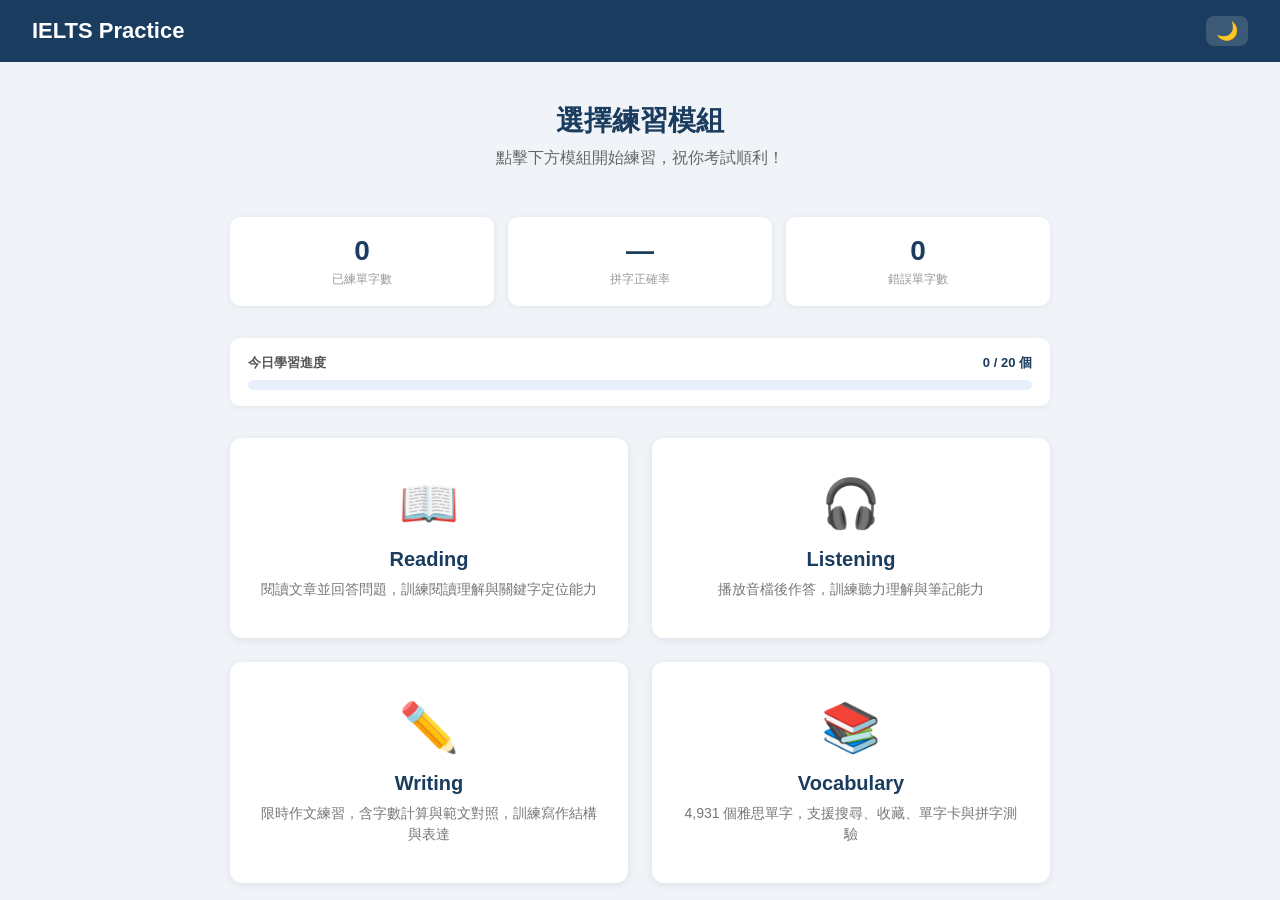
<file: index.html>
<!DOCTYPE html>
<html lang="zh-TW">
<head>
  <meta charset="UTF-8" />
  <meta name="viewport" content="width=device-width, initial-scale=1.0" />
  <title>IELTS Practice</title>
  <link rel="manifest" href="manifest.json" />
  <meta name="theme-color" content="#1a3c5e" />
  <meta name="apple-mobile-web-app-capable" content="yes" />
  <meta name="apple-mobile-web-app-status-bar-style" content="black-translucent" />
  <meta name="apple-mobile-web-app-title" content="IELTS" />
  <link rel="apple-touch-icon" href="icon-192.png" />
  <link rel="stylesheet" href="style.css" />
  <style>
    .stats-grid { display:grid; grid-template-columns:repeat(3,1fr); gap:14px; margin-bottom:32px; }
    .stat-card { background:white; border-radius:10px; padding:18px 16px; text-align:center; box-shadow:0 1px 6px rgba(0,0,0,0.07); }
    .stat-number { font-size:28px; font-weight:700; color:#1a3c5e; margin-bottom:4px; }
    .stat-label { font-size:12px; color:#999; }
    .daily-bar-wrap { background:white; border-radius:10px; padding:16px 18px; margin-bottom:32px; box-shadow:0 1px 6px rgba(0,0,0,0.07); }
    .daily-bar-header { display:flex; justify-content:space-between; font-size:13px; margin-bottom:8px; }
    .daily-bar-track { background:#e8f0fb; border-radius:8px; height:10px; overflow:hidden; }
    .daily-bar-fill { height:100%; background:#1a3c5e; border-radius:8px; transition:width 0.4s; }
    @media(max-width:500px){ .stats-grid{ grid-template-columns:1fr 1fr; } }
  </style>

  <script>
    // Dark mode
    (function(){
      const dark = localStorage.getItem('ielts_dark') === '1';
      if (dark) document.body.classList.add('dark');
    })();
    function toggleDark() {
      document.body.classList.toggle('dark');
      localStorage.setItem('ielts_dark', document.body.classList.contains('dark') ? '1' : '0');
      document.getElementById('dark-btn').textContent = document.body.classList.contains('dark') ? '☀️' : '🌙';
    }
  </script>
</head>
<body>
  <header>
    <h1>IELTS Practice</h1>
    <button id="dark-btn" onclick="toggleDark()" style="margin-left:auto;background:rgba(255,255,255,0.15);border:none;color:white;font-size:18px;cursor:pointer;padding:4px 10px;border-radius:8px;" title="深色模式">🌙</button>
  </header>

  <div class="container">
    <div class="hero">
      <h2>選擇練習模組</h2>
      <p>點擊下方模組開始練習，祝你考試順利！</p>
    </div>

    <!-- Stats -->
    <div class="stats-grid">
      <div class="stat-card">
        <div class="stat-number" id="stat-practiced">0</div>
        <div class="stat-label">已練單字數</div>
      </div>
      <div class="stat-card">
        <div class="stat-number" id="stat-accuracy">—</div>
        <div class="stat-label">拼字正確率</div>
      </div>
      <div class="stat-card">
        <div class="stat-number" id="stat-errors">0</div>
        <div class="stat-label">錯誤單字數</div>
      </div>
    </div>

    <!-- Daily goal -->
    <div class="daily-bar-wrap">
      <div class="daily-bar-header">
        <span style="font-weight:600;color:#555;">今日學習進度</span>
        <span id="daily-label" style="color:#1a3c5e;font-weight:700;"></span>
      </div>
      <div class="daily-bar-track">
        <div class="daily-bar-fill" id="daily-fill" style="width:0%;"></div>
      </div>
    </div>

    <div class="modules">
      <a href="reading.html" class="module-card">
        <div class="icon">📖</div>
        <h3>Reading</h3>
        <p>閱讀文章並回答問題，訓練閱讀理解與關鍵字定位能力</p>
      </a>
      <a href="listening.html" class="module-card">
        <div class="icon">🎧</div>
        <h3>Listening</h3>
        <p>播放音檔後作答，訓練聽力理解與筆記能力</p>
      </a>
      <a href="writing.html" class="module-card">
        <div class="icon">✏️</div>
        <h3>Writing</h3>
        <p>限時作文練習，含字數計算與範文對照，訓練寫作結構與表達</p>
      </a>
      <a href="vocabulary.html" class="module-card">
        <div class="icon">📚</div>
        <h3>Vocabulary</h3>
        <p>4,931 個雅思單字，支援搜尋、收藏、單字卡與拼字測驗</p>
      </a>
    </div>
  </div>

  <script>
    if ('serviceWorker' in navigator) {
      navigator.serviceWorker.register('./sw.js');
    }
  </script>
  <script>
    const todayKey = 'ielts_today_' + new Date().toISOString().slice(0,10);
    const todayCount = parseInt(localStorage.getItem(todayKey) || '0');
    const dailyGoal = parseInt(localStorage.getItem('ielts_daily_goal') || '20');
    const practiced = JSON.parse(localStorage.getItem('ielts_practiced') || '[]').length;
    const errors = JSON.parse(localStorage.getItem('ielts_errors') || '[]').length;

    // accuracy: practiced = correct, errors = wrong (some overlap but good estimate)
    const total = practiced + errors;
    const accuracy = total > 0 ? Math.round((practiced / total) * 100) + '%' : '—';

    document.getElementById('stat-practiced').textContent = practiced;
    document.getElementById('stat-accuracy').textContent = accuracy;
    document.getElementById('stat-errors').textContent = errors;

    const pct = Math.min(100, Math.round((todayCount / dailyGoal) * 100));
    document.getElementById('daily-fill').style.width = pct + '%';
    document.getElementById('daily-label').textContent =
      todayCount >= dailyGoal ? '🎉 今日達標！' : todayCount + ' / ' + dailyGoal + ' 個';
  </script>
</body>
</html>
</file>
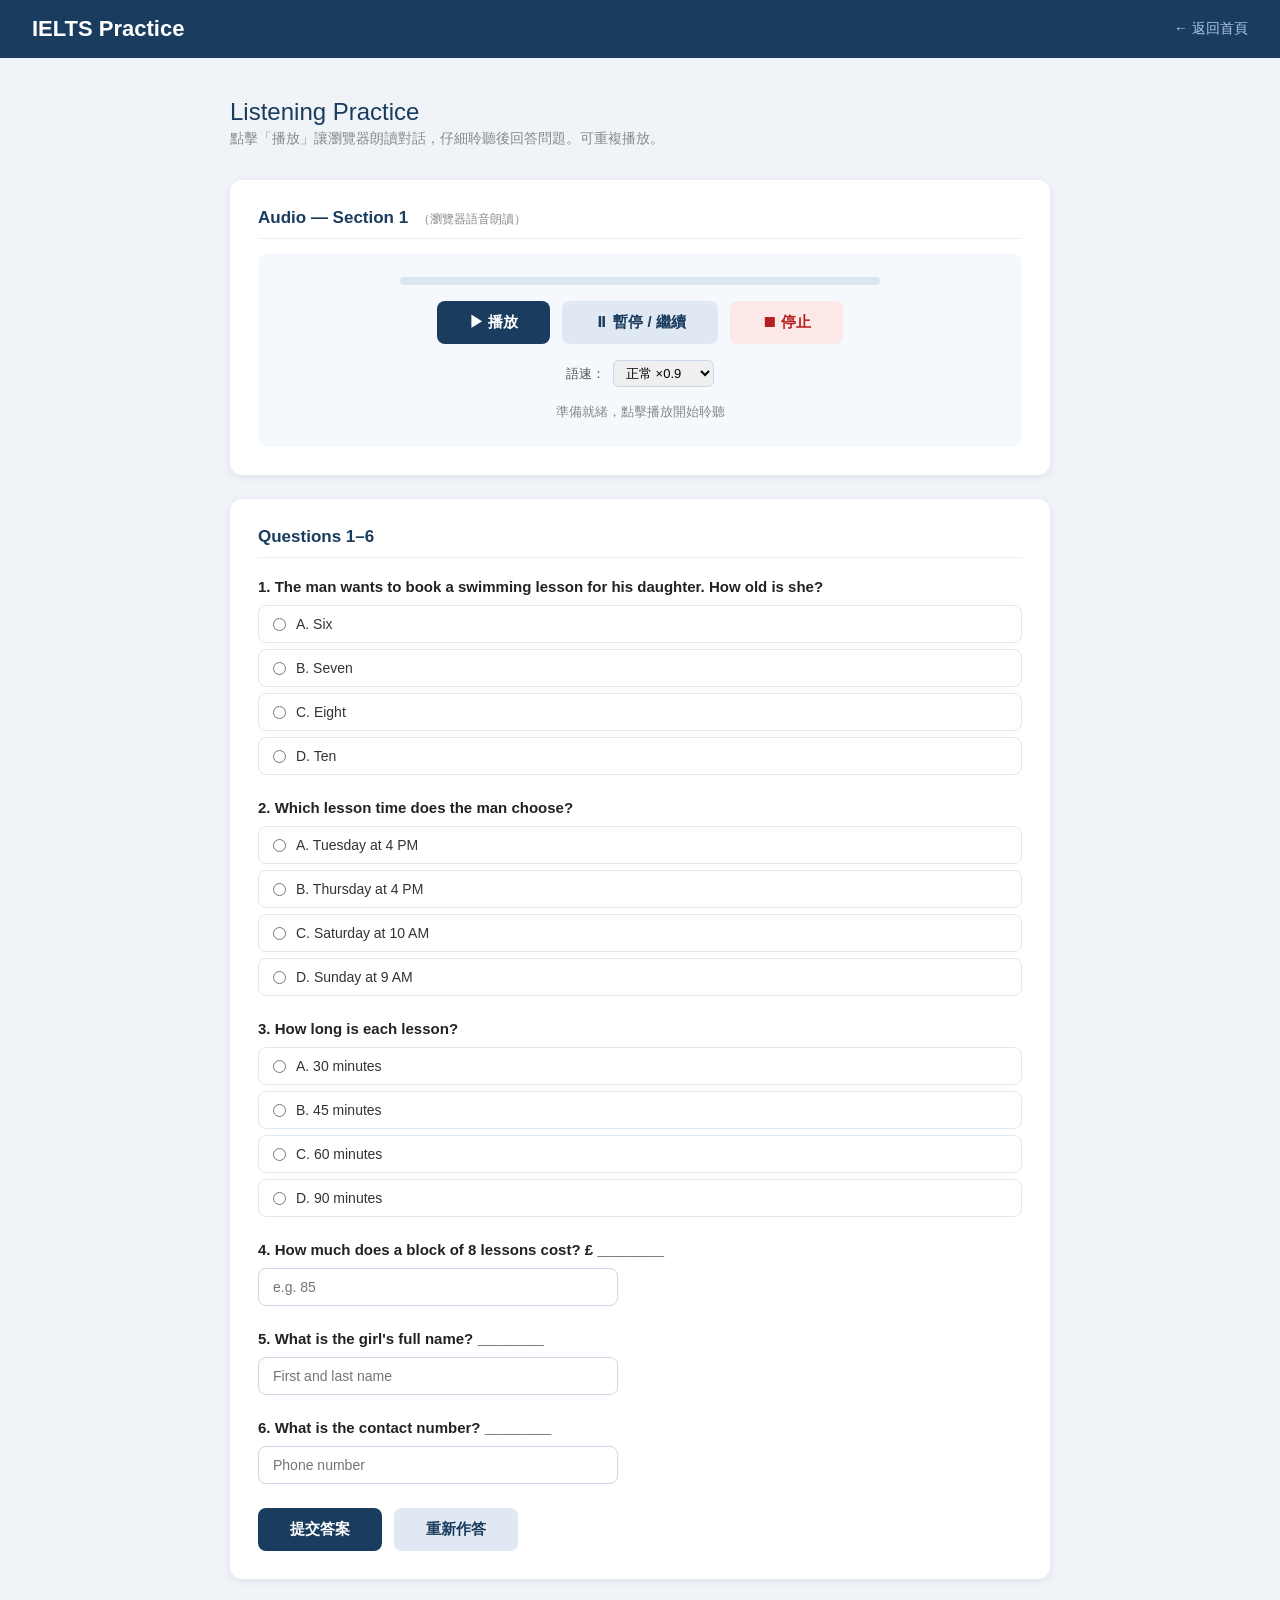
<file: listening.html>
<!DOCTYPE html>
<html lang="zh-TW">
<head>
  <meta charset="UTF-8" />
  <meta name="viewport" content="width=device-width, initial-scale=1.0" />
  <title>Listening — IELTS Practice</title>
  <link rel="manifest" href="manifest.json" />
  <meta name="theme-color" content="#1a3c5e" />
  <meta name="apple-mobile-web-app-capable" content="yes" />
  <meta name="apple-mobile-web-app-status-bar-style" content="black-translucent" />
  <meta name="apple-mobile-web-app-title" content="IELTS" />
  <link rel="apple-touch-icon" href="icon-192.png" />
  <link rel="stylesheet" href="style.css" />
  <style>
    .tts-player {
      background: #f5f8fc;
      border-radius: 10px;
      padding: 24px;
      display: flex;
      flex-direction: column;
      align-items: center;
      gap: 16px;
    }
    .tts-controls {
      display: flex;
      gap: 12px;
      flex-wrap: wrap;
      justify-content: center;
    }
    .tts-status {
      font-size: 13px;
      color: #888;
      min-height: 20px;
    }
    .progress-bar-wrap {
      width: 100%;
      max-width: 480px;
      background: #dce6f0;
      border-radius: 8px;
      height: 8px;
      overflow: hidden;
    }
    .progress-bar {
      height: 100%;
      background: #1a3c5e;
      border-radius: 8px;
      width: 0%;
      transition: width 0.4s;
    }
    .speed-wrap {
      display: flex;
      align-items: center;
      gap: 8px;
      font-size: 13px;
      color: #555;
    }
    .speed-wrap select {
      padding: 4px 8px;
      border: 1px solid #ccd8e8;
      border-radius: 6px;
      font-size: 13px;
      outline: none;
    }
    .btn-play  { background: #1a3c5e; color: white; }
    .btn-play:hover  { background: #14304d; }
    .btn-pause { background: #e0e8f4; color: #1a3c5e; }
    .btn-pause:hover { background: #c8d8ee; }
    .btn-stop  { background: #fde8e8; color: #b52020; }
    .btn-stop:hover  { background: #f8cccc; }
  </style>

  <script>
    // Dark mode
    (function(){
      const dark = localStorage.getItem('ielts_dark') === '1';
      if (dark) document.body.classList.add('dark');
    })();
    function toggleDark() {
      document.body.classList.toggle('dark');
      localStorage.setItem('ielts_dark', document.body.classList.contains('dark') ? '1' : '0');
      document.getElementById('dark-btn').textContent = document.body.classList.contains('dark') ? '☀️' : '🌙';
    }
  </script>
</head>
<body>
  <header>
    <h1>IELTS Practice</h1>
    <a href="index.html">← 返回首頁</a>
  </header>

  <div class="container">
    <div class="page-title">Listening Practice</div>
    <div class="page-subtitle">點擊「播放」讓瀏覽器朗讀對話，仔細聆聽後回答問題。可重複播放。</div>

    <!-- TTS Player -->
    <div class="card">
      <h2>Audio — Section 1 &nbsp;<span style="font-size:12px;color:#888;font-weight:400;">（瀏覽器語音朗讀）</span></h2>
      <div class="tts-player">
        <div class="progress-bar-wrap">
          <div class="progress-bar" id="progress-bar"></div>
        </div>
        <div class="tts-controls">
          <button class="btn btn-play" onclick="startSpeech()">▶ 播放</button>
          <button class="btn btn-pause" onclick="pauseSpeech()">⏸ 暫停 / 繼續</button>
          <button class="btn btn-stop" onclick="stopSpeech()">⏹ 停止</button>
        </div>
        <div class="speed-wrap">
          語速：
          <select id="speed-select">
            <option value="0.75">慢速 ×0.75</option>
            <option value="0.9" selected>正常 ×0.9</option>
            <option value="1.1">快速 ×1.1</option>
          </select>
        </div>
        <div class="tts-status" id="tts-status">準備就緒，點擊播放開始聆聽</div>
      </div>
    </div>

    <!-- Questions -->
    <div class="card questions-section">
      <h2>Questions 1–6</h2>

      <div class="question-block">
        <p>1. The man wants to book a swimming lesson for his daughter. How old is she?</p>
        <div class="options">
          <label><input type="radio" name="q1" value="A" /> A. Six</label>
          <label><input type="radio" name="q1" value="B" /> B. Seven</label>
          <label><input type="radio" name="q1" value="C" /> C. Eight</label>
          <label><input type="radio" name="q1" value="D" /> D. Ten</label>
        </div>
      </div>

      <div class="question-block">
        <p>2. Which lesson time does the man choose?</p>
        <div class="options">
          <label><input type="radio" name="q2" value="A" /> A. Tuesday at 4 PM</label>
          <label><input type="radio" name="q2" value="B" /> B. Thursday at 4 PM</label>
          <label><input type="radio" name="q2" value="C" /> C. Saturday at 10 AM</label>
          <label><input type="radio" name="q2" value="D" /> D. Sunday at 9 AM</label>
        </div>
      </div>

      <div class="question-block">
        <p>3. How long is each lesson?</p>
        <div class="options">
          <label><input type="radio" name="q3" value="A" /> A. 30 minutes</label>
          <label><input type="radio" name="q3" value="B" /> B. 45 minutes</label>
          <label><input type="radio" name="q3" value="C" /> C. 60 minutes</label>
          <label><input type="radio" name="q3" value="D" /> D. 90 minutes</label>
        </div>
      </div>

      <div class="question-block">
        <p>4. How much does a block of 8 lessons cost? £ ________</p>
        <input class="fill-input" type="text" id="q4-input" placeholder="e.g. 85" />
      </div>

      <div class="question-block">
        <p>5. What is the girl's full name? ________</p>
        <input class="fill-input" type="text" id="q5-input" placeholder="First and last name" />
      </div>

      <div class="question-block">
        <p>6. What is the contact number? ________</p>
        <input class="fill-input" type="text" id="q6-input" placeholder="Phone number" />
      </div>

      <div class="actions">
        <button class="btn btn-primary" onclick="submitAnswers()">提交答案</button>
        <button class="btn btn-secondary" onclick="resetAll()">重新作答</button>
      </div>
    </div>

    <!-- Result -->
    <div id="result-box">
      <div class="score-banner">
        <div class="score-number" id="score-display"></div>
        <div class="score-label">答對題數 / 共 6 題</div>
      </div>
      <div id="answer-list"></div>
    </div>
  </div>

  <script>
    // Dialogue split into sentences for progress tracking
    const lines = [
      "Good morning, City Sports Centre. How can I help you?",
      "Hello. I'd like to book a swimming lesson for my daughter. She's eight years old.",
      "Of course. We have beginner classes every Tuesday and Thursday at 4 PM, and Saturday morning at 10 AM. Each lesson is 45 minutes long.",
      "Saturday morning sounds good. How much does it cost?",
      "It's 12 pounds per lesson, or you can buy a block of 8 lessons for 85 pounds, which saves you some money.",
      "I'll go with the block booking then. What does she need to bring?",
      "Just a swimsuit, a towel, and goggles if she has them — though we do have spare goggles at the front desk. Oh, and could I take her name?",
      "Sure. Her name is Sophie — S, O, P, H, I, E — Parker.",
      "Perfect. And your contact number?",
      "It's 0, 7, 7, 4, 5, 8, 8, 2, 3, 1, 0.",
      "Great, Sophie Parker is booked for Saturday 10 AM, starting this weekend. We'll send a confirmation to your email.",
    ];

    let currentIndex = 0;
    let isSpeaking = false;

    const statusEl = document.getElementById('tts-status');
    const progressBar = document.getElementById('progress-bar');

    function speakLine(index) {
      if (index >= lines.length) {
        statusEl.textContent = '播放完畢';
        progressBar.style.width = '100%';
        isSpeaking = false;
        return;
      }

      const rate = parseFloat(document.getElementById('speed-select').value);
      const utter = new SpeechSynthesisUtterance(lines[index]);
      utter.lang = 'en-GB';
      utter.rate = rate;

      utter.onstart = () => {
        statusEl.textContent = `正在播放第 ${index + 1} / ${lines.length} 句...`;
        progressBar.style.width = `${Math.round(((index) / lines.length) * 100)}%`;
      };

      utter.onend = () => {
        currentIndex = index + 1;
        progressBar.style.width = `${Math.round(((index + 1) / lines.length) * 100)}%`;
        if (isSpeaking) speakLine(currentIndex);
      };

      utter.onerror = () => {
        statusEl.textContent = '朗讀發生錯誤，請重試';
        isSpeaking = false;
      };

      window.speechSynthesis.speak(utter);
    }

    function startSpeech() {
      if (window.speechSynthesis.paused) {
        window.speechSynthesis.resume();
        isSpeaking = true;
        statusEl.textContent = '繼續播放...';
        return;
      }
      window.speechSynthesis.cancel();
      currentIndex = 0;
      isSpeaking = true;
      progressBar.style.width = '0%';
      speakLine(currentIndex);
    }

    function pauseSpeech() {
      if (window.speechSynthesis.speaking && !window.speechSynthesis.paused) {
        window.speechSynthesis.pause();
        isSpeaking = false;
        statusEl.textContent = '已暫停，點擊「播放」繼續';
      } else if (window.speechSynthesis.paused) {
        window.speechSynthesis.resume();
        isSpeaking = true;
        statusEl.textContent = '繼續播放...';
      }
    }

    function stopSpeech() {
      window.speechSynthesis.cancel();
      isSpeaking = false;
      currentIndex = 0;
      progressBar.style.width = '0%';
      statusEl.textContent = '已停止，點擊播放重新開始';
    }

    // Answer checking
    const answers = {
      q1: { correct: 'C', type: 'radio', label: 'Eight' },
      q2: { correct: 'C', type: 'radio', label: 'Saturday at 10 AM' },
      q3: { correct: 'B', type: 'radio', label: '45 minutes' },
      q4: { correct: ['85', '£85'], type: 'fill', label: '85' },
      q5: { correct: ['sophie parker'], type: 'fill', label: 'Sophie Parker' },
      q6: { correct: ['07745 882 310', '07745882310'], type: 'fill', label: '07745 882 310' },
    };

    const questions = [
      'How old is the daughter?',
      'Which lesson time does the man choose?',
      'How long is each lesson?',
      'How much does a block of 8 lessons cost?',
      "What is the girl's full name?",
      'What is the contact number?',
    ];

    function submitAnswers() {
      stopSpeech();
      let score = 0;
      const resultList = document.getElementById('answer-list');
      resultList.innerHTML = '';

      Object.keys(answers).forEach((key, i) => {
        const info = answers[key];
        let userAnswer = '';
        let isCorrect = false;

        if (info.type === 'radio') {
          const selected = document.querySelector(`input[name="${key}"]:checked`);
          userAnswer = selected ? selected.value : '(未作答)';
          isCorrect = userAnswer === info.correct;
        } else {
          userAnswer = document.getElementById(`${key}-input`).value.trim().toLowerCase();
          isCorrect = info.correct.some(c => userAnswer === c.toLowerCase());
        }

        if (isCorrect) score++;

        const item = document.createElement('div');
        item.className = 'answer-item';
        item.innerHTML = `
          <span class="tag ${isCorrect ? 'tag-correct' : 'tag-wrong'}">${isCorrect ? '正確' : '錯誤'}</span>
          <div class="answer-detail">
            <strong>Q${i + 1}.</strong> ${questions[i]}<br/>
            你的答案：${userAnswer || '(未作答)'}
            ${!isCorrect ? `<br/><span class="correct-ans">正確答案：${info.label}</span>` : ''}
          </div>
        `;
        resultList.appendChild(item);
      });

      document.getElementById('score-display').textContent = `${score} / 6`;
      const box = document.getElementById('result-box');
      box.style.display = 'block';
      box.scrollIntoView({ behavior: 'smooth' });
    }

    function resetAll() {
      stopSpeech();
      document.querySelectorAll('input[type="radio"]').forEach(r => r.checked = false);
      document.querySelectorAll('.fill-input').forEach(i => i.value = '');
      document.getElementById('result-box').style.display = 'none';
      window.scrollTo({ top: 0, behavior: 'smooth' });
    }

    if ('serviceWorker' in navigator) navigator.serviceWorker.register('./sw.js');
  </script>
</body>
</html>
</file>
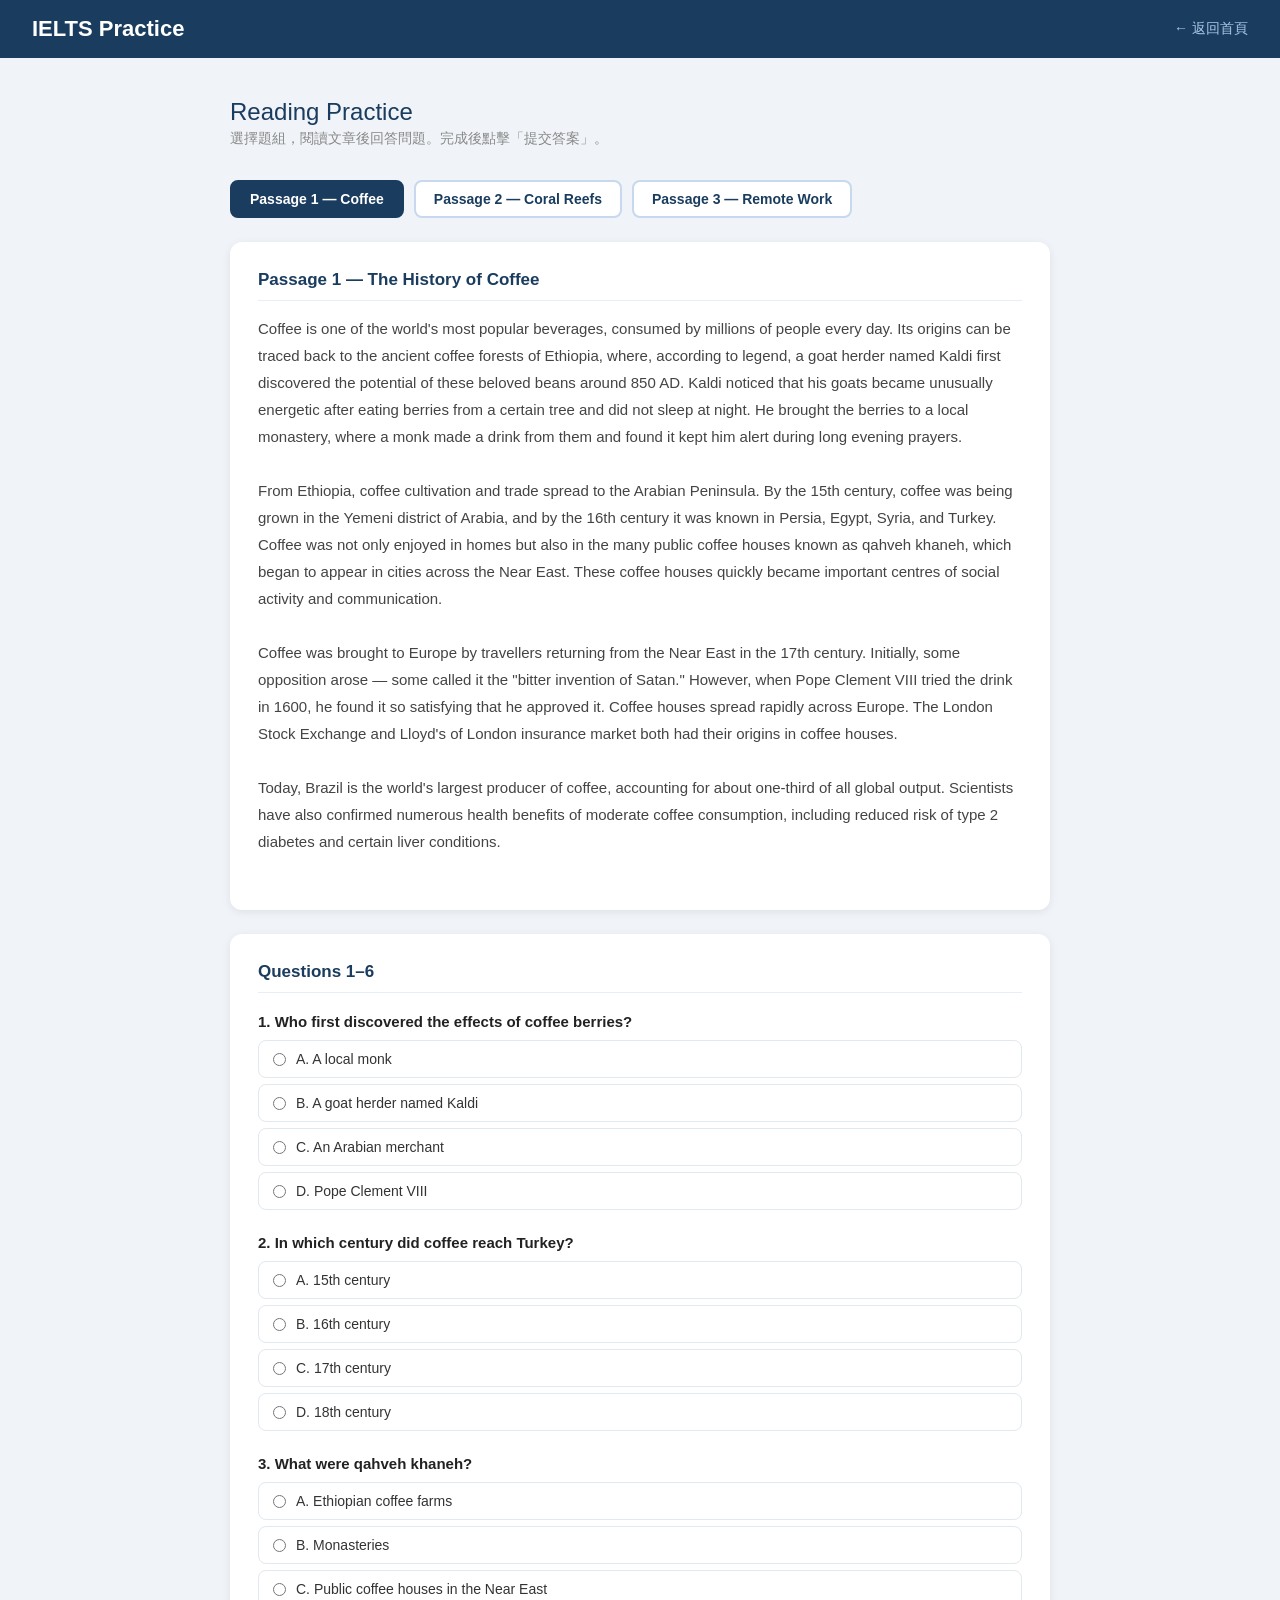
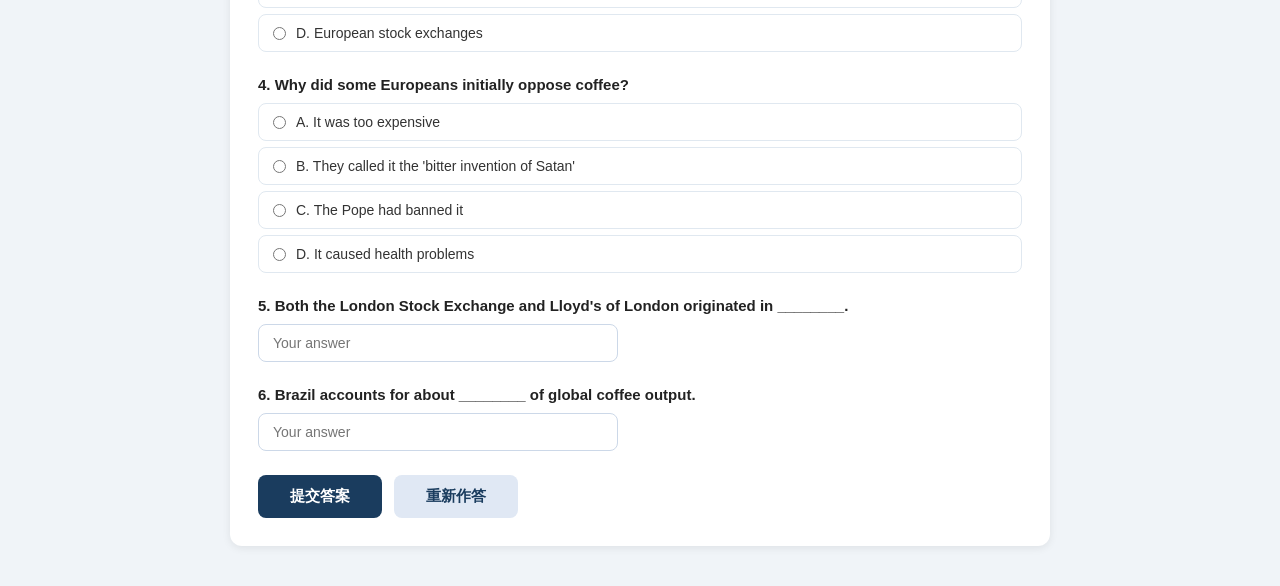
<file: reading.html>
<!DOCTYPE html>
<html lang="zh-TW">
<head>
  <meta charset="UTF-8" />
  <meta name="viewport" content="width=device-width, initial-scale=1.0" />
  <title>Reading — IELTS Practice</title>
  <link rel="manifest" href="manifest.json" />
  <meta name="theme-color" content="#1a3c5e" />
  <meta name="apple-mobile-web-app-capable" content="yes" />
  <meta name="apple-mobile-web-app-status-bar-style" content="black-translucent" />
  <meta name="apple-mobile-web-app-title" content="IELTS" />
  <link rel="apple-touch-icon" href="icon-192.png" />
  <link rel="stylesheet" href="style.css" />
  <style>
    .passage-selector { display:flex; gap:10px; flex-wrap:wrap; margin-bottom:24px; }
    .passage-btn { padding:9px 18px; border-radius:8px; border:2px solid #c8d8ee; background:white; color:#1a3c5e; font-size:14px; font-weight:600; cursor:pointer; transition:all 0.15s; }
    .passage-btn.active { background:#1a3c5e; color:white; border-color:#1a3c5e; }
  </style>

  <script>
    // Dark mode
    (function(){
      const dark = localStorage.getItem('ielts_dark') === '1';
      if (dark) document.body.classList.add('dark');
    })();
    function toggleDark() {
      document.body.classList.toggle('dark');
      localStorage.setItem('ielts_dark', document.body.classList.contains('dark') ? '1' : '0');
      document.getElementById('dark-btn').textContent = document.body.classList.contains('dark') ? '☀️' : '🌙';
    }
  </script>
</head>
<body>
  <header>
    <h1>IELTS Practice</h1>
    <a href="index.html">← 返回首頁</a>
  </header>
  <div class="container">
    <div class="page-title">Reading Practice</div>
    <div class="page-subtitle">選擇題組，閱讀文章後回答問題。完成後點擊「提交答案」。</div>

    <div class="passage-selector">
      <button class="passage-btn active" onclick="loadPassage(0,this)">Passage 1 — Coffee</button>
      <button class="passage-btn" onclick="loadPassage(1,this)">Passage 2 — Coral Reefs</button>
      <button class="passage-btn" onclick="loadPassage(2,this)">Passage 3 — Remote Work</button>
    </div>

    <div class="card">
      <h2 id="passage-title"></h2>
      <div class="passage" id="passage-text"></div>
    </div>

    <div class="card questions-section">
      <h2 id="questions-heading">Questions 1–6</h2>
      <div id="questions-container"></div>
      <div class="actions">
        <button class="btn btn-primary" onclick="submitAnswers()">提交答案</button>
        <button class="btn btn-secondary" onclick="resetAll()">重新作答</button>
      </div>
    </div>

    <div id="result-box">
      <div class="score-banner">
        <div class="score-number" id="score-display"></div>
        <div class="score-label" id="score-label"></div>
      </div>
      <div id="answer-list"></div>
    </div>
  </div>

  <script>
    const passages = [
      {
        title: "Passage 1 — The History of Coffee",
        text: `Coffee is one of the world's most popular beverages, consumed by millions of people every day. Its origins can be traced back to the ancient coffee forests of Ethiopia, where, according to legend, a goat herder named Kaldi first discovered the potential of these beloved beans around 850 AD. Kaldi noticed that his goats became unusually energetic after eating berries from a certain tree and did not sleep at night. He brought the berries to a local monastery, where a monk made a drink from them and found it kept him alert during long evening prayers.

From Ethiopia, coffee cultivation and trade spread to the Arabian Peninsula. By the 15th century, coffee was being grown in the Yemeni district of Arabia, and by the 16th century it was known in Persia, Egypt, Syria, and Turkey. Coffee was not only enjoyed in homes but also in the many public coffee houses known as qahveh khaneh, which began to appear in cities across the Near East. These coffee houses quickly became important centres of social activity and communication.

Coffee was brought to Europe by travellers returning from the Near East in the 17th century. Initially, some opposition arose — some called it the "bitter invention of Satan." However, when Pope Clement VIII tried the drink in 1600, he found it so satisfying that he approved it. Coffee houses spread rapidly across Europe. The London Stock Exchange and Lloyd's of London insurance market both had their origins in coffee houses.

Today, Brazil is the world's largest producer of coffee, accounting for about one-third of all global output. Scientists have also confirmed numerous health benefits of moderate coffee consumption, including reduced risk of type 2 diabetes and certain liver conditions.`,
        questions: [
          { type:"radio", text:"1. Who first discovered the effects of coffee berries?", name:"q1", options:["A. A local monk","B. A goat herder named Kaldi","C. An Arabian merchant","D. Pope Clement VIII"], answer:"B", answerLabel:"A goat herder named Kaldi" },
          { type:"radio", text:"2. In which century did coffee reach Turkey?", name:"q2", options:["A. 15th century","B. 16th century","C. 17th century","D. 18th century"], answer:"B", answerLabel:"16th century" },
          { type:"radio", text:"3. What were qahveh khaneh?", name:"q3", options:["A. Ethiopian coffee farms","B. Monasteries","C. Public coffee houses in the Near East","D. European stock exchanges"], answer:"C", answerLabel:"Public coffee houses in the Near East" },
          { type:"radio", text:"4. Why did some Europeans initially oppose coffee?", name:"q4", options:["A. It was too expensive","B. They called it the 'bitter invention of Satan'","C. The Pope had banned it","D. It caused health problems"], answer:"B", answerLabel:"They called it the 'bitter invention of Satan'" },
          { type:"fill", text:"5. Both the London Stock Exchange and Lloyd's of London originated in ________.", id:"q5", answer:["coffee houses","coffee house"], answerLabel:"coffee houses" },
          { type:"fill", text:"6. Brazil accounts for about ________ of global coffee output.", id:"q6", answer:["one-third","1/3","one third"], answerLabel:"one-third" },
        ]
      },
      {
        title: "Passage 2 — Coral Reefs Under Threat",
        text: `Coral reefs are among the most diverse ecosystems on Earth, supporting approximately 25% of all marine species despite covering less than 1% of the ocean floor. Often called the "rainforests of the sea," these underwater structures are built by tiny marine animals called coral polyps, which secrete calcium carbonate to form their hard skeletons.

The greatest threat facing coral reefs today is climate change. As ocean temperatures rise due to global warming, corals expel the colourful algae living in their tissues — a process known as coral bleaching. Without these algae, corals turn white and become vulnerable to disease. If temperatures remain elevated for extended periods, the corals die. Mass bleaching events have increased dramatically in frequency and severity since the 1980s.

Ocean acidification poses an additional threat. As the ocean absorbs excess carbon dioxide from the atmosphere, seawater becomes more acidic. This acidification reduces the availability of calcium carbonate, making it harder for corals to build and maintain their skeletons.

Human activities also directly damage reef ecosystems. Overfishing disrupts the delicate balance of reef communities, while coastal development, pollution, and agricultural runoff introduce harmful nutrients and sediments into reef waters. Certain destructive fishing practices, such as dynamite fishing, cause immediate physical destruction.

Conservation efforts are underway globally. Marine protected areas restrict damaging activities in critical reef zones, while coral gardening programmes cultivate and transplant coral fragments to restore damaged reefs. Scientists are also researching heat-resistant coral species that may be better adapted to survive warming oceans.`,
        questions: [
          { type:"radio", text:"1. What percentage of marine species do coral reefs support?", name:"q1", options:["A. 1%","B. 10%","C. 25%","D. 50%"], answer:"C", answerLabel:"25%" },
          { type:"radio", text:"2. What is coral bleaching?", name:"q2", options:["A. Corals turning colourful due to algae","B. Corals expelling algae due to rising temperatures","C. Corals absorbing excess carbon dioxide","D. Corals being damaged by fishing"], answer:"B", answerLabel:"Corals expelling algae due to rising temperatures" },
          { type:"radio", text:"3. What does ocean acidification reduce?", name:"q3", options:["A. Ocean temperature","B. Marine biodiversity","C. Availability of calcium carbonate","D. Amount of carbon dioxide in the atmosphere"], answer:"C", answerLabel:"Availability of calcium carbonate" },
          { type:"radio", text:"4. Which fishing practice causes immediate physical destruction to reefs?", name:"q4", options:["A. Overfishing","B. Net fishing","C. Dynamite fishing","D. Coral gardening"], answer:"C", answerLabel:"Dynamite fishing" },
          { type:"fill", text:"5. Coral reefs are sometimes called the '________ of the sea'.", id:"q5", answer:["rainforests","rainforest"], answerLabel:"rainforests" },
          { type:"fill", text:"6. ________ programmes cultivate and transplant coral fragments to restore damaged reefs.", id:"q6", answer:["coral gardening","coral-gardening"], answerLabel:"Coral gardening" },
        ]
      },
      {
        title: "Passage 3 — The Rise of Remote Work",
        text: `The concept of remote work — performing one's job outside a traditional office environment — has existed for decades, but it was dramatically accelerated by the global COVID-19 pandemic. When lockdowns forced offices to close in early 2020, millions of workers worldwide transitioned to working from home almost overnight. What began as an emergency measure has since evolved into a fundamental shift in how many organisations operate.

Research conducted during and after the pandemic has produced mixed findings on remote work productivity. Some studies suggest that workers are more productive at home, free from office distractions and lengthy commutes. Others indicate that collaboration and creativity suffer when teams are geographically dispersed. The reality appears to depend heavily on the nature of the work, the individual, and the quality of remote working tools available.

The environmental impact of remote work has attracted growing attention. Reduced commuting has led to lower carbon emissions in many cities. However, this benefit is partially offset by increased domestic energy consumption as workers heat, cool, and light their homes throughout the working day.

The shift to remote work has also had significant economic consequences. Demand for office space has declined in many cities, with some companies downsizing or abandoning expensive city-centre leases. Conversely, suburban and rural areas have experienced population growth as workers seek larger homes and lower costs of living, no longer constrained by proximity to urban offices.

Looking ahead, many organisations are adopting hybrid working models, which blend remote and in-office work. This approach aims to capture the flexibility benefits of remote work while preserving the collaborative advantages of face-to-face interaction.`,
        questions: [
          { type:"radio", text:"1. What dramatically accelerated the adoption of remote work?", name:"q1", options:["A. Advances in technology","B. The COVID-19 pandemic","C. Rising office rental costs","D. Employee demand"], answer:"B", answerLabel:"The COVID-19 pandemic" },
          { type:"radio", text:"2. According to the passage, what does research suggest about remote work productivity?", name:"q2", options:["A. Workers are always more productive at home","B. Productivity always decreases when working remotely","C. Findings are mixed and depend on various factors","D. Remote work has no effect on productivity"], answer:"C", answerLabel:"Findings are mixed and depend on various factors" },
          { type:"radio", text:"3. How has remote work affected carbon emissions?", name:"q3", options:["A. Emissions have increased significantly","B. Reduced commuting has lowered emissions, but domestic energy use has risen","C. There has been no impact on emissions","D. Remote work has fully eliminated transport emissions"], answer:"B", answerLabel:"Reduced commuting has lowered emissions, but domestic energy use has risen" },
          { type:"radio", text:"4. What has happened to suburban and rural areas due to remote work?", name:"q4", options:["A. They have lost population","B. Office space demand has increased there","C. They have experienced population growth","D. They have become more expensive"], answer:"C", answerLabel:"They have experienced population growth" },
          { type:"fill", text:"5. Many organisations are now adopting ________ working models that blend remote and in-office work.", id:"q5", answer:["hybrid"], answerLabel:"hybrid" },
          { type:"fill", text:"6. Remote work reduced the need for workers to live close to ________ offices.", id:"q6", answer:["urban","city","city-centre"], answerLabel:"urban" },
        ]
      }
    ];

    let currentPassageIndex = 0;

    function loadPassage(index, btn) {
      currentPassageIndex = index;
      document.querySelectorAll('.passage-btn').forEach(b => b.classList.remove('active'));
      btn.classList.add('active');
      const p = passages[index];
      document.getElementById('passage-title').textContent = p.title;
      document.getElementById('passage-text').innerHTML = p.text.split('\n\n').map(para => '<p>' + para + '</p><br/>').join('');
      document.getElementById('questions-heading').textContent = 'Questions 1–' + p.questions.length;
      renderQuestions(p.questions);
      document.getElementById('result-box').style.display = 'none';
      window.scrollTo({ top: 0, behavior: 'smooth' });
    }

    function renderQuestions(qs) {
      document.getElementById('questions-container').innerHTML = qs.map(q => {
        if (q.type === 'radio') {
          return '<div class="question-block"><p>' + q.text + '</p><div class="options">' +
            q.options.map(opt => '<label><input type="radio" name="' + q.name + '" value="' + opt[0] + '" /> ' + opt + '</label>').join('') +
            '</div></div>';
        } else {
          return '<div class="question-block"><p>' + q.text + '</p>' +
            '<input class="fill-input" type="text" id="' + q.id + '" placeholder="Your answer" /></div>';
        }
      }).join('');
    }

    function submitAnswers() {
      const p = passages[currentPassageIndex];
      let score = 0;
      const resultList = document.getElementById('answer-list');
      resultList.innerHTML = '';

      p.questions.forEach((q, i) => {
        let userAnswer = '', isCorrect = false;
        if (q.type === 'radio') {
          const sel = document.querySelector('input[name="' + q.name + '"]:checked');
          userAnswer = sel ? sel.value : '(未作答)';
          isCorrect = userAnswer === q.answer;
        } else {
          userAnswer = (document.getElementById(q.id)?.value || '').trim().toLowerCase();
          isCorrect = q.answer.some(a => userAnswer === a.toLowerCase());
        }
        if (isCorrect) score++;
        const item = document.createElement('div');
        item.className = 'answer-item';
        item.innerHTML = '<span class="tag ' + (isCorrect ? 'tag-correct' : 'tag-wrong') + '">' + (isCorrect ? '正確' : '錯誤') + '</span>' +
          '<div class="answer-detail"><strong>Q' + (i+1) + '.</strong> ' + q.text.replace(' ________','').replace(/\d+\.\s/,'') + '<br/>你的答案：' + (userAnswer || '(未作答)') +
          (!isCorrect ? '<br/><span class="correct-ans">正確答案：' + q.answerLabel + '</span>' : '') + '</div>';
        resultList.appendChild(item);
      });

      document.getElementById('score-display').textContent = score + ' / ' + p.questions.length;
      document.getElementById('score-label').textContent = '答對題數 / 共 ' + p.questions.length + ' 題';
      const box = document.getElementById('result-box');
      box.style.display = 'block';
      box.scrollIntoView({ behavior: 'smooth' });
    }

    function resetAll() {
      document.querySelectorAll('input[type="radio"]').forEach(r => r.checked = false);
      document.querySelectorAll('.fill-input').forEach(i => i.value = '');
      document.getElementById('result-box').style.display = 'none';
      window.scrollTo({ top: 0, behavior: 'smooth' });
    }

    // Load first passage on start
    loadPassage(0, document.querySelector('.passage-btn.active'));

    if ('serviceWorker' in navigator) navigator.serviceWorker.register('./sw.js');
  </script>
</body>
</html>
</file>
<file: style.css>
* {
  box-sizing: border-box;
  margin: 0;
  padding: 0;
}

/* Dark mode */
:root {
  --bg: #f0f4f8;
  --card-bg: #ffffff;
  --text: #333333;
  --text-light: #888888;
  --border: #ccd8e8;
  --header-bg: #1a3c5e;
}

body.dark {
  --bg: #1a1f2e;
  --card-bg: #252b3b;
  --text: #e8eaf0;
  --text-light: #9aa0b4;
  --border: #3a4258;
  --header-bg: #111827;
}

body {
  font-family: 'Segoe UI', Arial, sans-serif;
  background: var(--bg);
  color: var(--text);
  min-height: 100vh;
  transition: background 0.2s, color 0.2s;
}

header {
  background: var(--header-bg);
  color: white;
  padding: 16px 32px;
  display: flex;
  align-items: center;
  gap: 16px;
}

header a {
  color: #aac8e8;
  text-decoration: none;
  font-size: 14px;
}

header a:hover {
  color: white;
}

header h1 {
  font-size: 22px;
  font-weight: 700;
  flex: 1;
}

.container {
  max-width: 860px;
  margin: 40px auto;
  padding: 0 20px;
}

/* Index page */
.hero {
  text-align: center;
  margin-bottom: 48px;
}

.hero h2 {
  font-size: 28px;
  margin-bottom: 8px;
  color: #1a3c5e;
}

.hero p {
  color: #666;
  font-size: 16px;
}

.modules {
  display: grid;
  grid-template-columns: 1fr 1fr;
  gap: 24px;
}

.module-card {
  background: white;
  border-radius: 12px;
  padding: 36px 28px;
  text-align: center;
  text-decoration: none;
  color: #333;
  box-shadow: 0 2px 8px rgba(0,0,0,0.08);
  transition: transform 0.2s, box-shadow 0.2s;
  border: 2px solid transparent;
}

.module-card:hover {
  transform: translateY(-4px);
  box-shadow: 0 6px 20px rgba(0,0,0,0.12);
  border-color: #1a3c5e;
}

.module-card .icon {
  font-size: 48px;
  margin-bottom: 16px;
}

.module-card h3 {
  font-size: 20px;
  margin-bottom: 8px;
  color: #1a3c5e;
}

.module-card p {
  color: #777;
  font-size: 14px;
  line-height: 1.5;
}

/* Question pages */
.page-title {
  font-size: 24px;
  color: #1a3c5e;
  margin-bottom: 4px;
}

.page-subtitle {
  color: #888;
  font-size: 14px;
  margin-bottom: 32px;
}

.card {
  background: var(--card-bg);
  border-radius: 12px;
  padding: 28px;
  box-shadow: 0 2px 8px rgba(0,0,0,0.08);
  margin-bottom: 24px;
}

.card h2 {
  font-size: 17px;
  color: #1a3c5e;
  margin-bottom: 14px;
  padding-bottom: 10px;
  border-bottom: 1px solid #e8eef4;
}

/* Reading passage */
.passage {
  font-size: 15px;
  line-height: 1.8;
  color: #444;
}

/* Questions */
.questions-section h2 {
  font-size: 17px;
  color: #1a3c5e;
  margin-bottom: 20px;
}

.question-block {
  margin-bottom: 24px;
}

.question-block p {
  font-size: 15px;
  font-weight: 600;
  margin-bottom: 10px;
  color: #222;
}

.options label {
  display: flex;
  align-items: center;
  gap: 10px;
  padding: 10px 14px;
  border-radius: 8px;
  cursor: pointer;
  font-size: 14px;
  transition: background 0.15s;
  margin-bottom: 6px;
  border: 1px solid #e0e8f0;
}

.options label:hover {
  background: #f0f6ff;
}

.options input[type="radio"] {
  accent-color: #1a3c5e;
}

.fill-input {
  width: 100%;
  max-width: 360px;
  padding: 10px 14px;
  border: 1px solid #ccd8e8;
  border-radius: 8px;
  font-size: 14px;
  outline: none;
  transition: border-color 0.2s;
}

.fill-input:focus {
  border-color: #1a3c5e;
}

/* Audio player */
.audio-wrap {
  background: #f5f8fc;
  border-radius: 10px;
  padding: 20px;
  display: flex;
  flex-direction: column;
  align-items: center;
  gap: 12px;
}

.audio-wrap p {
  font-size: 13px;
  color: #888;
}

audio {
  width: 100%;
  max-width: 480px;
}

/* Buttons */
.btn {
  display: inline-block;
  padding: 12px 32px;
  border-radius: 8px;
  font-size: 15px;
  font-weight: 600;
  cursor: pointer;
  border: none;
  transition: background 0.2s, transform 0.1s;
}

.btn-primary {
  background: #1a3c5e;
  color: white;
}

.btn-primary:hover {
  background: #14304d;
  transform: translateY(-1px);
}

.btn-secondary {
  background: #e0e8f4;
  color: #1a3c5e;
}

.btn-secondary:hover {
  background: #c8d8ee;
}

.actions {
  display: flex;
  gap: 12px;
  margin-top: 8px;
}

/* Results */
#result-box {
  display: none;
  background: white;
  border-radius: 12px;
  padding: 28px;
  box-shadow: 0 2px 8px rgba(0,0,0,0.08);
  margin-top: 24px;
}

.score-banner {
  text-align: center;
  margin-bottom: 24px;
}

.score-number {
  font-size: 52px;
  font-weight: 700;
  color: #1a3c5e;
}

.score-label {
  font-size: 16px;
  color: #888;
}

.answer-item {
  display: flex;
  align-items: flex-start;
  gap: 12px;
  padding: 12px 0;
  border-bottom: 1px solid #f0f0f0;
  font-size: 14px;
}

.answer-item:last-child {
  border-bottom: none;
}

.tag {
  padding: 3px 10px;
  border-radius: 20px;
  font-size: 12px;
  font-weight: 700;
  white-space: nowrap;
}

.tag-correct {
  background: #d4edda;
  color: #1a6630;
}

.tag-wrong {
  background: #fde8e8;
  color: #b52020;
}

.answer-detail {
  line-height: 1.6;
  color: #444;
}

.answer-detail .correct-ans {
  color: #1a6630;
  font-weight: 600;
}

/* Keyboard shortcut hint */
.kbd-hint {
  display: inline-block;
  background: #e8f0fb;
  color: #1a3c5e;
  font-size: 11px;
  padding: 2px 7px;
  border-radius: 5px;
  border: 1px solid #c8d8ee;
  font-family: monospace;
}

/* Mobile optimisation */
@media (max-width: 600px) {
  .modules { grid-template-columns: 1fr; }
  .container { padding: 0 12px; }
  header { padding: 12px 16px; }
  header h1 { font-size: 18px; }
  .btn { padding: 10px 20px; font-size: 14px; }
  .card { padding: 18px 14px; }
  .fill-input { max-width: 100%; }
  .actions { flex-wrap: wrap; }
  .options label { font-size: 13px; }
  .page-title { font-size: 20px; }
}

/* Dark mode card/element overrides */
body.dark .card,
body.dark .module-card,
body.dark .vocab-item {
  background: var(--card-bg);
  color: var(--text);
  border-color: var(--border);
}
body.dark .page-title,
body.dark .vocab-word,
body.dark .card h2 { color: #aac8e8; }
body.dark .passage,
body.dark .vocab-meaning,
body.dark .answer-detail { color: var(--text); }
body.dark .vocab-example,
body.dark .page-subtitle,
body.dark .stats-bar { color: var(--text-light); }
body.dark .options label:hover { background: #2e3a50; }
body.dark .fill-input,
body.dark textarea { background: #1e2535; color: var(--text); border-color: var(--border); }
</file>
